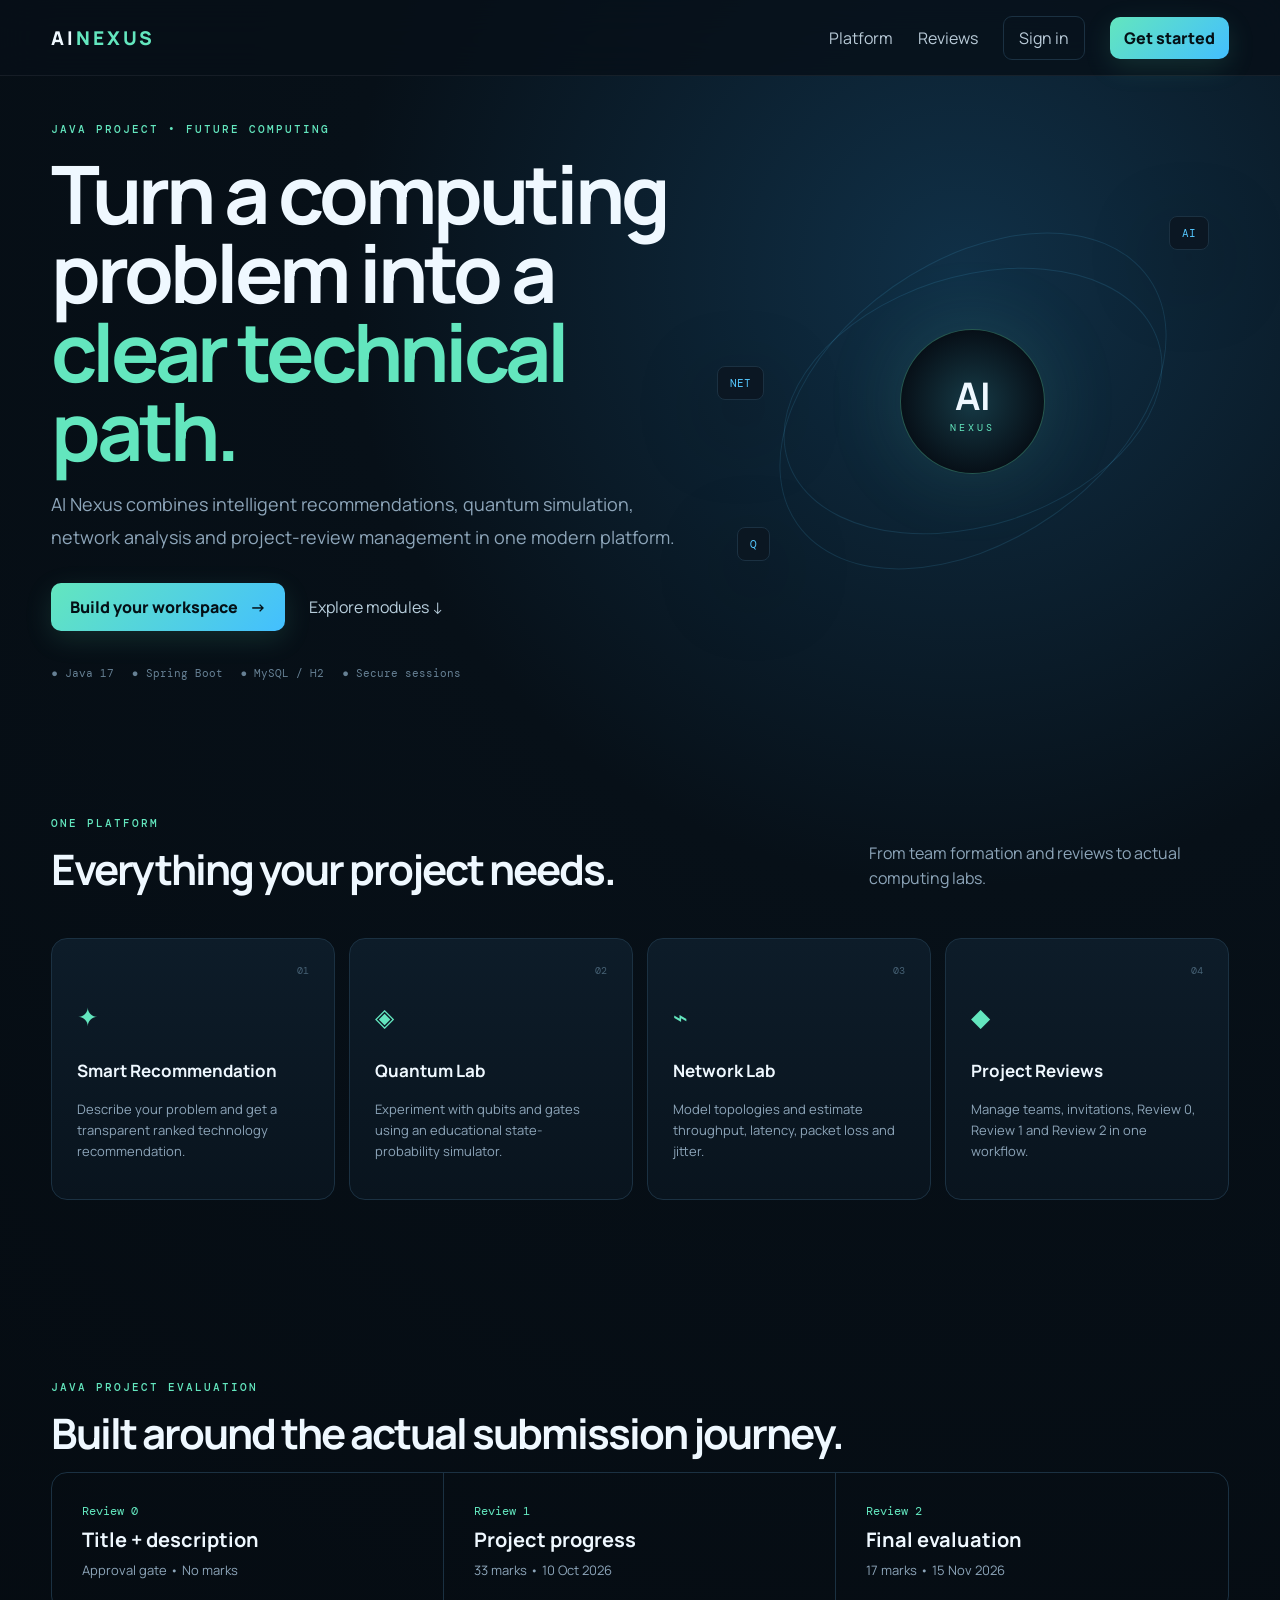
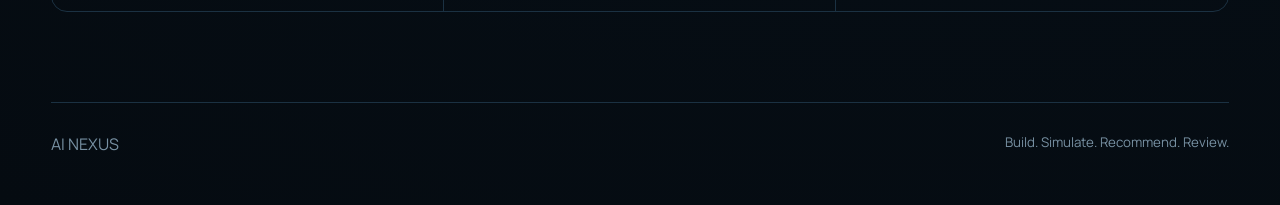
<file: src/main/resources/static/index.html>
<!doctype html><html lang="en"><head><link rel="icon" href="/favicon.ico" sizes="any"><link rel="icon" type="image/svg+xml" href="/favicon.svg"><meta charset="UTF-8"><meta name="viewport" content="width=device-width,initial-scale=1"><title>AI Nexus — Future Computing Platform</title><link rel="stylesheet" href="style.css"></head><body>
<nav class="nav"><a class="logo" href="/">AI<span>NEXUS</span></a><div class="navlinks"><a href="#platform">Platform</a><a href="#reviews">Reviews</a><a class="ghost" href="login.html">Sign in</a><a class="primary small" href="register.html">Get started</a></div></nav>
<main><section class="hero wrap"><div class="hero-copy"><div class="eyebrow">JAVA PROJECT • FUTURE COMPUTING</div><h1>Turn a computing problem into a <span>clear technical path.</span></h1><p>AI Nexus combines intelligent recommendations, quantum simulation, network analysis and project-review management in one modern platform.</p><div class="actions"><a class="primary" href="register.html">Build your workspace <b>→</b></a><a class="textlink" href="#platform">Explore modules ↓</a></div><div class="trust"><span>● Java 17</span><span>● Spring Boot</span><span>● MySQL / H2</span><span>● Secure sessions</span></div></div><div class="orbital"><div class="orbit o1"></div><div class="orbit o2"></div><div class="core"><b>AI</b><small>NEXUS</small></div><div class="node n1">AI</div><div class="node n2">Q</div><div class="node n3">NET</div></div></section>
<section id="platform" class="wrap section"><div class="section-head"><div><div class="eyebrow">ONE PLATFORM</div><h2>Everything your project needs.</h2></div><p>From team formation and reviews to actual computing labs.</p></div><div class="feature-grid"><article class="feature"><i>01</i><div class="icon">✦</div><h3>Smart Recommendation</h3><p>Describe your problem and get a transparent ranked technology recommendation.</p></article><article class="feature"><i>02</i><div class="icon">◈</div><h3>Quantum Lab</h3><p>Experiment with qubits and gates using an educational state-probability simulator.</p></article><article class="feature"><i>03</i><div class="icon">⌁</div><h3>Network Lab</h3><p>Model topologies and estimate throughput, latency, packet loss and jitter.</p></article><article class="feature"><i>04</i><div class="icon">◆</div><h3>Project Reviews</h3><p>Manage teams, invitations, Review 0, Review 1 and Review 2 in one workflow.</p></article></div></section>
<section id="reviews" class="wrap section timeline"><div class="eyebrow">JAVA PROJECT EVALUATION</div><h2>Built around the actual submission journey.</h2><div class="steps"><div><b>Review 0</b><span>Title + description</span><small>Approval gate • No marks</small></div><div><b>Review 1</b><span>Project progress</span><small>33 marks • 10 Oct 2026</small></div><div><b>Review 2</b><span>Final evaluation</span><small>17 marks • 15 Nov 2026</small></div></div></section>
</main><footer class="footer wrap"><span>AI NEXUS</span><small>Build. Simulate. Recommend. Review.</small></footer></body></html>
</file>
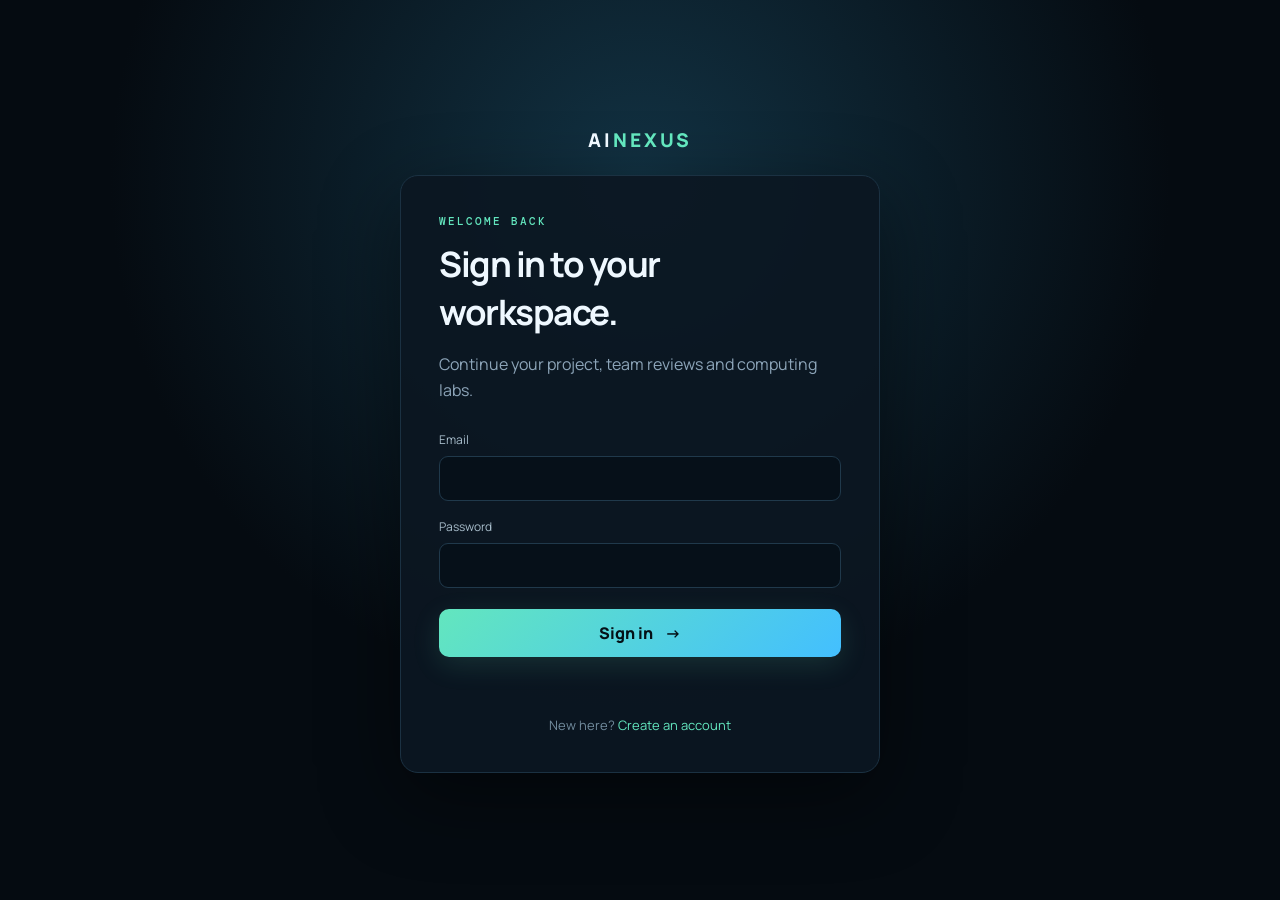
<file: src/main/resources/static/app.html>
<!doctype html><html><head><link rel="icon" href="/favicon.ico" sizes="any"><link rel="icon" type="image/svg+xml" href="/favicon.svg"><meta charset="UTF-8"><meta name="viewport" content="width=device-width,initial-scale=1"><title>AI Nexus Workspace</title><link rel="stylesheet" href="style.css"></head><body class="app-bg"><div class="app-shell"><aside class="sidebar"><a class="logo" href="/">AI<span>NEXUS</span></a><div class="profile-mini"><div id="avatar" class="avatar">A</div><div><b id="sideName">Student</b><small id="sideRole">STUDENT</small></div></div><nav id="nav"><button class="active" data-page="overview">Overview</button><button data-page="project">Project & Reviews</button><button data-page="team">Team</button><button data-page="recommend">Recommendation</button><button data-page="quantum">Quantum Lab</button><button data-page="network">Network Lab</button><button data-page="history">History</button><button id="adminNav" data-page="admin" class="hidden">Faculty Review</button></nav><button id="logout" class="logout">↪ Sign out</button></aside><main class="content"><header class="topbar"><div><div class="eyebrow" id="crumb">WORKSPACE</div><h1 id="pageTitle">Overview</h1></div><div class="status"><span></span> System online</div></header><section id="page"></section></main></div><div id="toast"></div><script src="app.js"></script><script>App.init()</script></body></html>
</file>
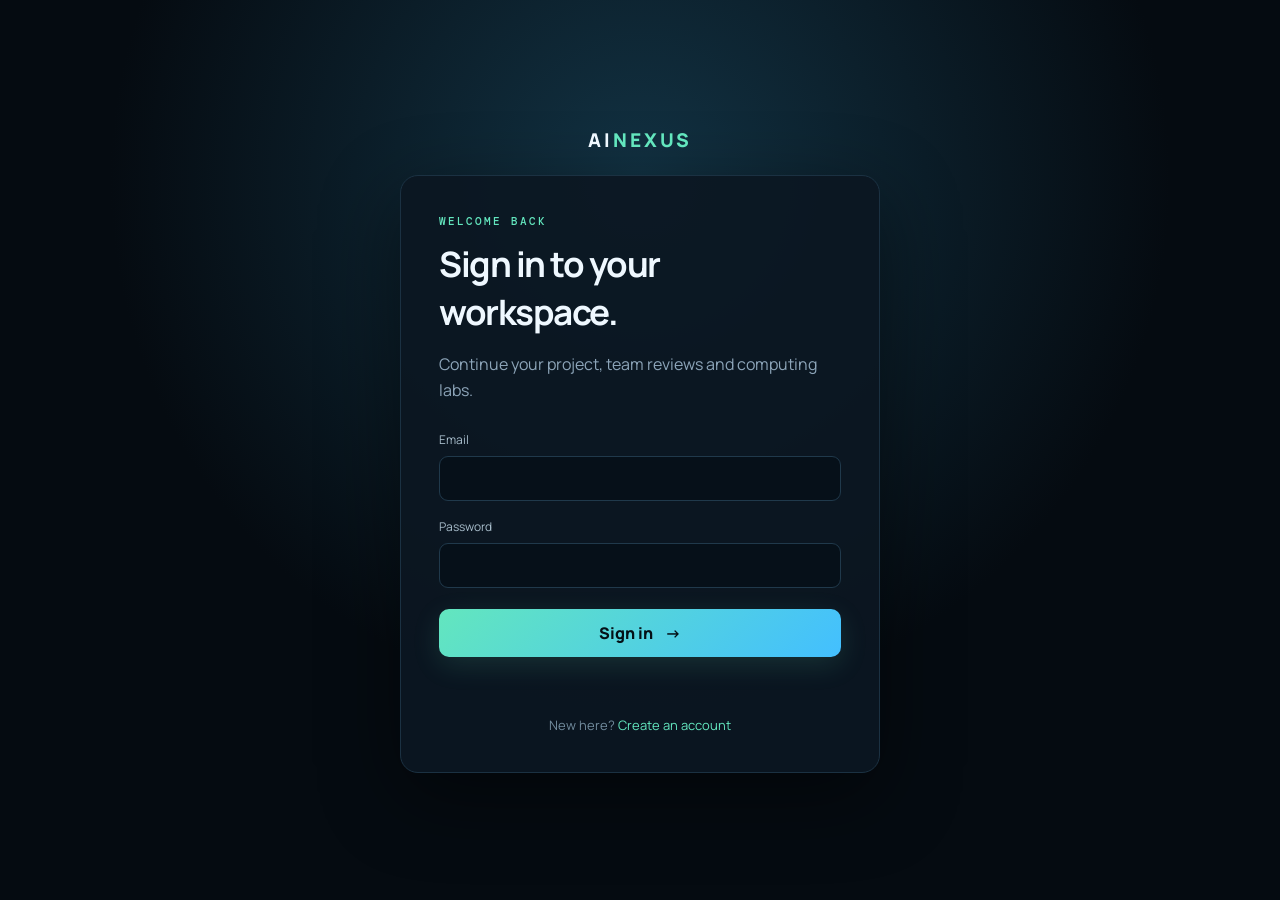
<file: src/main/resources/static/dashboard.html>
<!DOCTYPE html>
<html lang="en">
<head>
<meta charset="UTF-8"><meta name="viewport" content="width=device-width, initial-scale=1.0">
<title>AI Nexus | Dashboard</title><link rel="stylesheet" href="style.css">
<style>
.dash{padding:50px 7%}.searchbox{margin-top:30px;padding:28px;border:1px solid #1d3b55;background:#0b1b2c;border-radius:18px}
textarea{width:100%;min-height:120px;padding:15px;background:#07111f;color:white;border:1px solid #2a4862;border-radius:10px}
.grid{display:grid;grid-template-columns:repeat(3,1fr);gap:18px;margin-top:25px}.tile{padding:24px;background:#0b1b2c;border:1px solid #1d3b55;border-radius:15px}
@media(max-width:800px){.grid{grid-template-columns:1fr}}
</style>
</head>
<body>
<header class="nav"><div class="brand">AI <span>NEXUS</span></div><a href="#" id="logout">Logout</a></header>
<main class="dash">
<p class="tag">PERSONAL COMPUTING SPACE</p>
<h1 id="welcome" style="font-size:48px">Welcome</h1>
<p class="lead">Tell AI Nexus what you need. The recommendation engine will be our next module.</p>
<div class="searchbox">
<h2>🔍 Find a Computing Solution</h2>
<textarea placeholder="Example: I need to process a very large dataset and solve an optimization problem quickly."></textarea>
<br><br><button class="primary" onclick="alert('Recommendation Engine is the next module we will build.')">Analyze Requirement</button>
</div>
<div class="grid">
<div class="tile">🤖<h3>AI Computing</h3><p>Data processing and intelligent solutions.</p></div>
<div class="tile">⚛️<h3>Quantum Lab</h3><p>Quantum concepts and simulations.</p></div>
<div class="tile">🌐<h3>Network Lab</h3><p>Latency, throughput and network simulation.</p></div>
</div>
</main>
<script>
const user = JSON.parse(localStorage.getItem('ainexusUser') || 'null');
if(!user){ location.href='login.html'; }
else { document.getElementById('welcome').textContent = 'Welcome, ' + user.name + ' 👋'; }
document.getElementById('logout').onclick = () => { localStorage.removeItem('ainexusUser'); location.href='login.html'; };
</script>
</body>
</html>
</file>
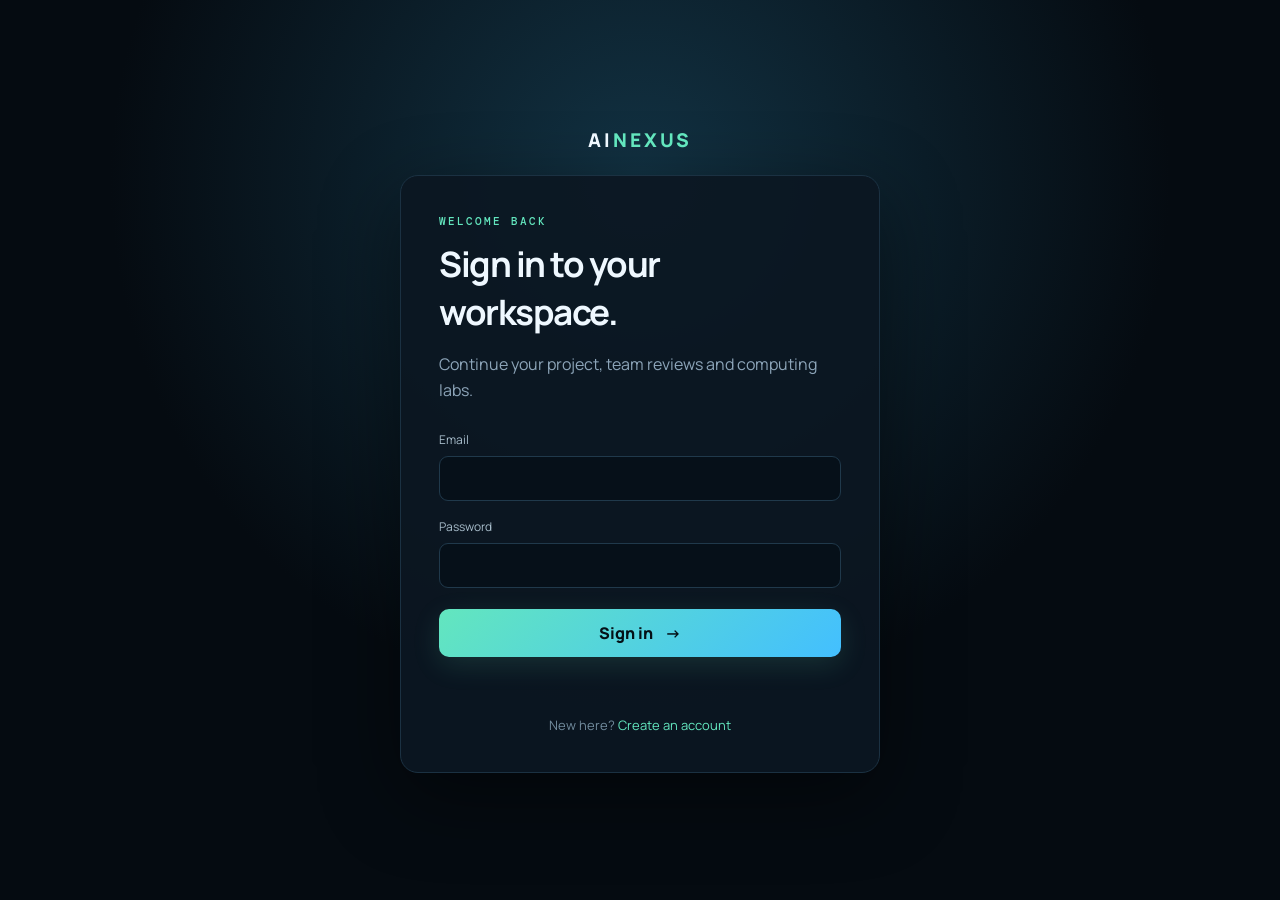
<file: src/main/resources/static/login.html>
<!doctype html><html><head><link rel="icon" href="/favicon.ico" sizes="any"><link rel="icon" type="image/svg+xml" href="/favicon.svg"><meta charset="UTF-8"><meta name="viewport" content="width=device-width,initial-scale=1"><title>Sign in — AI Nexus</title><link rel="stylesheet" href="style.css"></head><body class="auth-bg"><div class="auth-shell"><a class="logo" href="/">AI<span>NEXUS</span></a><div class="auth-card"><div class="eyebrow">WELCOME BACK</div><h1>Sign in to your workspace.</h1><p>Continue your project, team reviews and computing labs.</p><form id="form"><label>Email<input id="email" type="email" required autocomplete="email"></label><label>Password<input id="password" type="password" required autocomplete="current-password"></label><button class="primary full" type="submit">Sign in <b>→</b></button><div id="msg" class="msg"></div></form><div class="auth-foot">New here? <a href="register.html">Create an account</a></div></div></div><script src="app.js"></script><script>document.getElementById('form').onsubmit=e=>Auth.login(e)</script></body></html>
</file>
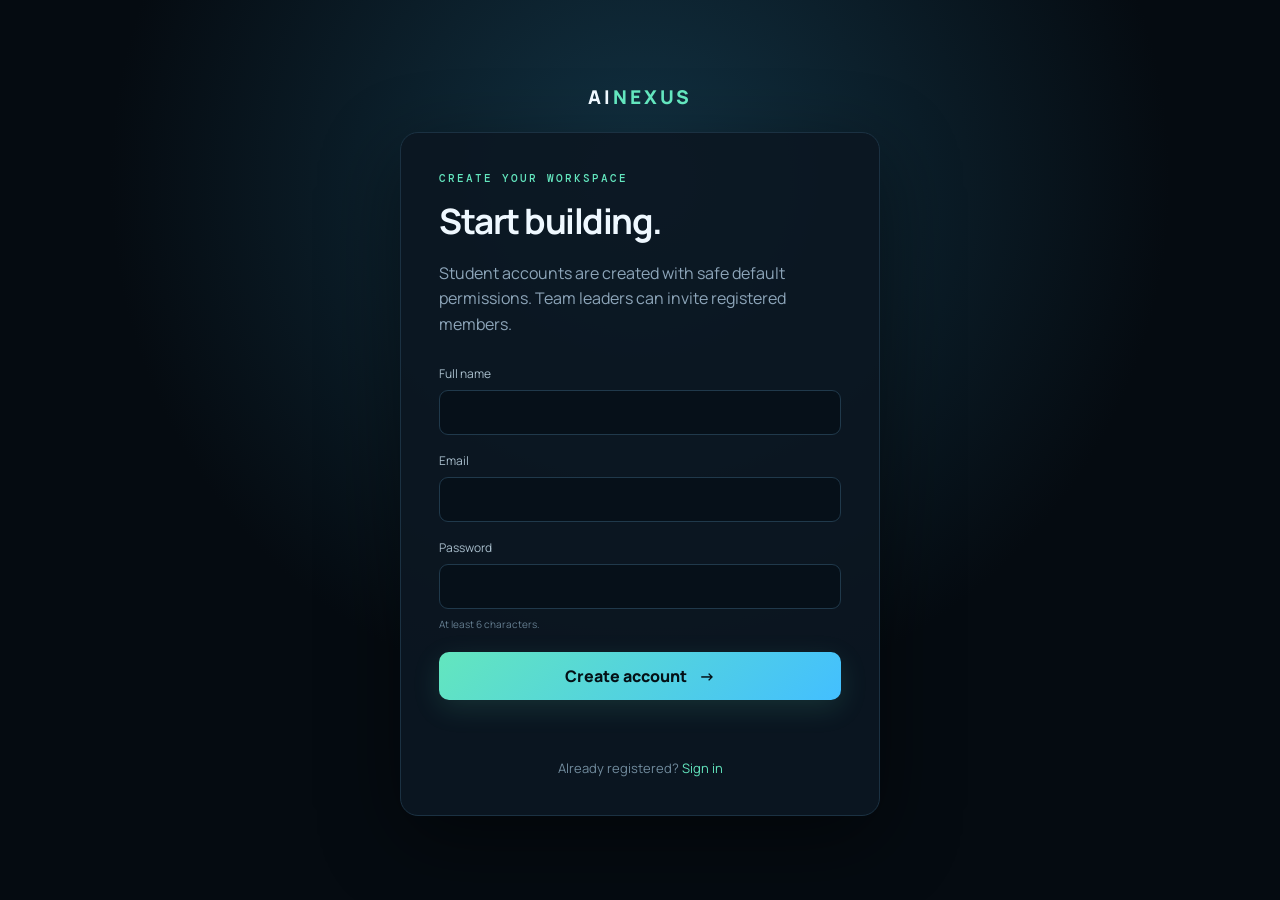
<file: src/main/resources/static/register.html>
<!doctype html><html><head><link rel="icon" href="/favicon.ico" sizes="any"><link rel="icon" type="image/svg+xml" href="/favicon.svg"><meta charset="UTF-8"><meta name="viewport" content="width=device-width,initial-scale=1"><title>Create account — AI Nexus</title><link rel="stylesheet" href="style.css"></head><body class="auth-bg"><div class="auth-shell"><a class="logo" href="/">AI<span>NEXUS</span></a><div class="auth-card"><div class="eyebrow">CREATE YOUR WORKSPACE</div><h1>Start building.</h1><p>Student accounts are created with safe default permissions. Team leaders can invite registered members.</p><form id="form"><label>Full name<input id="name" required maxlength="80"></label><label>Email<input id="email" type="email" required></label><label>Password<input id="password" type="password" minlength="6" required><small>At least 6 characters.</small></label><button class="primary full" type="submit">Create account <b>→</b></button><div id="msg" class="msg"></div></form><div class="auth-foot">Already registered? <a href="login.html">Sign in</a></div></div></div><script src="app.js"></script><script>document.getElementById('form').onsubmit=e=>Auth.register(e)</script></body></html>
</file>
<file: src/main/resources/static/style.css>
@import url('https://fonts.googleapis.com/css2?family=DM+Mono:wght@400;500&family=Manrope:wght@400;500;600;700;800&display=swap');
:root{--bg:#071018;--panel:#0b1722;--panel2:#0e1d2b;--line:#1b3142;--text:#eff8ff;--muted:#8da5b9;--accent:#63e6be;--cyan:#55c8ff;--danger:#ff7184;--shadow:0 24px 80px #0007}*{box-sizing:border-box}html{scroll-behavior:smooth}body{margin:0;background:radial-gradient(circle at 75% 15%,#103047 0,#071018 34%,#050b11 100%);color:var(--text);font-family:Manrope,system-ui,sans-serif}a{color:inherit;text-decoration:none}button,input,textarea,select{font:inherit}button{cursor:pointer}.wrap{width:min(1180px,92%);margin:auto}.nav{height:76px;border-bottom:1px solid #ffffff10;display:flex;align-items:center;justify-content:space-between;padding:0 4%;position:sticky;top:0;z-index:20;background:#071018cc;backdrop-filter:blur(18px)}.logo{font-weight:800;letter-spacing:3px;font-size:19px}.logo span{color:var(--accent)}.navlinks{display:flex;gap:25px;align-items:center;color:#b9cbd8}.navlinks a:hover{color:white}.ghost{border:1px solid var(--line);padding:10px 15px;border-radius:9px}.primary{border:0;background:linear-gradient(135deg,var(--accent),#43bfff);color:#041016!important;padding:13px 19px;border-radius:10px;font-weight:800;box-shadow:0 8px 28px #63e6be22;display:inline-flex;gap:12px;align-items:center}.small{padding:10px 14px}.hero{min-height:650px;display:grid;grid-template-columns:1.1fr .9fr;align-items:center;gap:40px}.eyebrow{font:500 11px 'DM Mono';letter-spacing:2px;color:var(--accent);text-transform:uppercase}.hero h1{font-size:clamp(48px,6.3vw,82px);line-height:.98;letter-spacing:-4px;margin:18px 0}.hero h1 span,h2 span{color:var(--accent)}.hero p{font-size:18px;color:var(--muted);line-height:1.8;max-width:700px}.actions{display:flex;align-items:center;gap:24px;margin-top:30px}.textlink{color:#b8cedc}.trust{display:flex;gap:18px;flex-wrap:wrap;color:#668094;font:11px 'DM Mono';margin-top:35px}.orbital{height:480px;position:relative;display:grid;place-items:center}.orbit{position:absolute;border:1px solid #55c8ff22;border-radius:50%;transform:rotate(-18deg)}.o1{width:390px;height:250px}.o2{width:280px;height:430px;transform:rotate(55deg)}.core{width:145px;height:145px;border-radius:50%;background:radial-gradient(circle,#163a46,#071018 70%);border:1px solid #63e6be55;box-shadow:0 0 80px #63e6be25;display:grid;place-content:center;text-align:center;z-index:2}.core b{font-size:38px}.core small{color:var(--accent);font:10px 'DM Mono';letter-spacing:3px}.node{position:absolute;padding:9px 12px;border:1px solid var(--line);background:#0b1722e8;border-radius:8px;font:11px 'DM Mono';color:var(--cyan);box-shadow:var(--shadow)}.n1{top:55px;right:20px}.n2{bottom:80px;left:20px}.n3{top:205px;left:0}.section{padding:90px 0}.section-head{display:flex;justify-content:space-between;gap:40px;align-items:end;margin-bottom:30px}.section h2,.timeline h2{font-size:42px;letter-spacing:-2px;margin:10px 0}.section-head p{color:var(--muted);max-width:360px;line-height:1.6}.feature-grid{display:grid;grid-template-columns:repeat(4,1fr);gap:14px}.feature{padding:25px;background:linear-gradient(180deg,#0d1c29,#09141e);border:1px solid var(--line);border-radius:16px;min-height:250px;transition:.25s}.feature:hover{transform:translateY(-5px);border-color:#63e6be55}.feature i{float:right;color:#466174;font:10px 'DM Mono'}.icon{font-size:25px;color:var(--accent);margin:35px 0 25px}.feature h3{font-size:17px}.feature p,.timeline small{color:var(--muted);line-height:1.6;font-size:13px}.steps{display:grid;grid-template-columns:repeat(3,1fr);border:1px solid var(--line);border-radius:16px;overflow:hidden}.steps>div{padding:30px;border-right:1px solid var(--line);display:grid;gap:7px}.steps>div:last-child{border:0}.steps b{color:var(--accent);font:12px 'DM Mono'}.steps span{font-size:20px;font-weight:700}.footer{border-top:1px solid var(--line);padding:30px 0 50px;display:flex;justify-content:space-between;color:#7790a2}.auth-bg{min-height:100vh;display:grid;place-items:center;background:radial-gradient(circle at 50% 20%,#123243,#050b11 55%)}.auth-shell{width:min(480px,92%)}.auth-shell>.logo{display:block;text-align:center;margin-bottom:22px}.auth-card{padding:38px;background:#0b1722e8;border:1px solid var(--line);border-radius:18px;box-shadow:var(--shadow)}.auth-card h1{font-size:35px;letter-spacing:-1.5px;margin:12px 0}.auth-card>p{color:var(--muted);line-height:1.6}.auth-card form{margin-top:28px}.auth-card label,.form-grid label{display:grid;gap:8px;font-size:12px;color:#a9becc;margin-bottom:17px}.auth-card input,.form-grid input,.form-grid textarea,.form-grid select,.inline-form input,textarea{width:100%;background:#061019;border:1px solid #20394b;color:var(--text);border-radius:9px;padding:13px;outline:0}.auth-card input:focus,.form-grid input:focus,.form-grid textarea:focus{border-color:#63e6be88;box-shadow:0 0 0 3px #63e6be0e}.auth-card small{color:#657e90}.full{width:100%;justify-content:center;margin-top:4px}.msg{min-height:22px;margin-top:12px;color:var(--danger);font-size:13px}.auth-foot{text-align:center;color:#718b9d;margin-top:25px;font-size:13px}.auth-foot a{color:var(--accent)}.app-bg{background:#071018}.app-shell{display:grid;grid-template-columns:255px 1fr;min-height:100vh}.sidebar{position:sticky;top:0;height:100vh;border-right:1px solid var(--line);padding:28px 18px;display:flex;flex-direction:column;background:#08121b}.profile-mini{display:flex;gap:11px;align-items:center;padding:24px 10px;border-bottom:1px solid var(--line);margin-bottom:18px}.profile-mini small,.member small,.admin-row small{display:block;color:#668092;font-size:10px;margin-top:3px}.avatar{width:35px;height:35px;border-radius:10px;display:grid;place-items:center;background:#102735;color:var(--accent);font-weight:800}.sidebar nav{display:grid;gap:4px}.sidebar nav button{border:0;background:transparent;color:#7590a2;text-align:left;padding:12px;border-radius:9px}.sidebar nav button:hover,.sidebar nav button.active{background:#10222e;color:white}.logout{margin-top:auto;border:1px solid var(--line);background:transparent;color:#819aaa;padding:11px;border-radius:9px}.content{padding:35px 5%;max-width:1500px;width:100%}.topbar{display:flex;justify-content:space-between;align-items:start;margin-bottom:30px}.topbar h1{font-size:34px;letter-spacing:-1.5px;margin:8px 0}.status{color:#7f98a9;font:10px 'DM Mono';padding-top:8px}.status span{display:inline-block;width:7px;height:7px;background:var(--accent);border-radius:50%;margin-right:6px;box-shadow:0 0 10px var(--accent)}.hero-panel{padding:34px;background:linear-gradient(135deg,#0e2530,#0a1721);border:1px solid #244252;border-radius:18px;display:flex;justify-content:space-between;align-items:center;gap:30px}.hero-panel h2{font-size:38px;letter-spacing:-2px;margin:10px 0}.hero-panel p{color:var(--muted);max-width:650px;line-height:1.7}.metric-orb{min-width:210px;height:210px;border-radius:50%;display:grid;place-content:center;text-align:center;border:1px solid #63e6be44;background:#07141de8;box-shadow:0 0 70px #63e6be13}.metric-orb small{font:9px 'DM Mono';color:#718b9c}.metric-orb b{font-size:22px;color:var(--accent);margin:8px 0}.metric-orb span{color:#738c9e;font-size:11px}.stat-grid,.metric-grid{display:grid;grid-template-columns:repeat(3,1fr);gap:12px;margin:14px 0}.stat{background:#0b1722;border:1px solid var(--line);border-radius:13px;padding:20px}.stat small{display:block;color:#698293;font:9px 'DM Mono';letter-spacing:1px}.stat b{display:block;font-size:25px;margin:7px 0}.stat span{color:#71899a;font-size:11px}.quick-grid{display:grid;grid-template-columns:repeat(3,1fr);gap:12px}.quick-grid button{background:#0b1722;border:1px solid var(--line);color:white;border-radius:13px;padding:20px;text-align:left;display:grid;gap:7px}.quick-grid span{color:#71899a;font-size:11px}.page-grid,.lab-layout{display:grid;grid-template-columns:1.4fr .8fr;gap:14px}.panel{background:#0b1722;border:1px solid var(--line);border-radius:16px;padding:27px;margin-bottom:14px}.panel.wide{max-width:1000px}.panel h2{margin:9px 0 14px;font-size:28px;letter-spacing:-1px}.panel h3{margin:8px 0}.panel-head{display:flex;justify-content:space-between;align-items:start}.pill{padding:6px 9px;border:1px solid var(--line);border-radius:99px;color:#7e97a8;font:9px 'DM Mono'}.muted{color:var(--muted);line-height:1.7;font-size:13px}.members{display:grid;gap:9px;margin:22px 0}.member,.invite,.admin-row,.history-item{display:flex;align-items:center;justify-content:space-between;gap:12px;padding:12px;background:#07121a;border:1px solid #152a39;border-radius:10px}.member>div:first-of-type,.invite>div:first-child,.history-item>div{flex:1}.member span{font:9px 'DM Mono';color:var(--accent)}.inline-form{display:flex;gap:8px;margin-top:20px}.inline-form button{white-space:nowrap}.accept,.decline{border:1px solid var(--line);background:#10222e;color:#9beed3;padding:8px 10px;border-radius:7px;font-size:11px}.decline{color:#ff91a0;margin-left:5px}.form-grid{display:grid;grid-template-columns:1fr 1fr;gap:14px}.form-grid .fullrow{grid-column:1/-1}.form-grid textarea{min-height:150px;resize:vertical}.review-grid{display:grid;grid-template-columns:repeat(3,1fr);gap:12px}.review-card{background:#09141e;border:1px solid var(--line);border-radius:14px;padding:20px;min-height:290px;display:flex;flex-direction:column}.review-card.open{border-color:#63e6be55;background:linear-gradient(180deg,#0b1b24,#09141e)}.review-card>span{font:10px 'DM Mono';color:var(--accent)}.review-card p{color:#6f8798;font-size:12px}.review-card textarea{margin:10px 0;min-height:120px;resize:vertical}.review-card button{margin-top:auto}.submitted{margin-top:auto;padding:13px;background:#07131b;border:1px solid #173040;border-radius:9px;display:grid;gap:6px}.submitted b{color:var(--accent);font:10px 'DM Mono'}.submitted span{font-size:18px}.submitted small{color:#6d8495;line-height:1.5}.locked{margin-top:auto;color:#61798a;border:1px dashed #1d3442;padding:18px;border-radius:9px;font-size:12px}.result{margin-top:25px;border:1px solid #315348;background:linear-gradient(135deg,#0b221f,#0a1720);padding:20px;border-radius:13px;display:flex;justify-content:space-between;align-items:center}.result h2{color:var(--accent);font-size:24px}.result p{color:#8da5b9;line-height:1.6;font-size:12px}.confidence{text-align:center}.confidence b{font-size:30px;color:var(--accent);display:block}.confidence span{font:9px 'DM Mono';color:#668092}.scorebars,.bars{margin-top:18px;display:grid;gap:10px}.scorebars>div,.barrow{display:grid;grid-template-columns:130px 1fr 45px;align-items:center;gap:10px;font-size:10px}.scorebars div>div,.barrow>div{height:7px;background:#122532;border-radius:99px;overflow:hidden}.scorebars i,.barrow i{display:block;height:100%;background:linear-gradient(90deg,var(--accent),var(--cyan));border-radius:99px}.visual-panel,.topology-card{display:grid;place-items:center;min-height:350px}.quantum-visual{display:flex;align-items:center;justify-content:center;width:100%}.qcircle{width:55px;height:55px;border:1px solid #63e6be55;border-radius:50%;display:grid;place-items:center;color:var(--accent);background:#0b2225}.qline{height:1px;width:45px;background:#315160}.network-map{width:240px;height:240px;position:relative;border:1px dashed #284351;border-radius:50%;display:grid;place-items:center}.network-map b{border:1px solid #63e6be55;padding:20px;border-radius:50%;font:10px 'DM Mono';color:var(--accent)}.network-map span{position:absolute;width:12px;height:12px;border-radius:50%;background:var(--cyan);box-shadow:0 0 20px #55c8ff66}.network-map span:nth-child(1){top:10px}.network-map span:nth-child(2){right:30px;top:55px}.network-map span:nth-child(3){right:20px;bottom:45px}.network-map span:nth-child(4){left:30px;bottom:45px}.network-map span:nth-child(5){left:20px;top:55px}.history-item{justify-content:start}.history-item>span{font-size:20px;color:var(--accent)}.history-item b{display:block}.history-item small{color:#698293}.admin-row{margin:10px 0}.hidden{display:none!important}#toast{position:fixed;right:25px;bottom:25px;padding:13px 17px;border:1px solid #315343;background:#0c211f;color:#b7f7e5;border-radius:10px;opacity:0;transform:translateY(10px);transition:.2s;pointer-events:none;z-index:99}#toast.show{opacity:1;transform:none}#toast.error{background:#2a1218;border-color:#5c2732;color:#ffacb8}
@media(max-width:1000px){.feature-grid{grid-template-columns:1fr 1fr}.hero{grid-template-columns:1fr}.orbital{display:none}.app-shell{grid-template-columns:1fr}.sidebar{position:relative;height:auto}.sidebar nav{display:flex;overflow:auto}.sidebar nav button{white-space:nowrap}.logout{margin-top:15px}.review-grid,.page-grid,.lab-layout{grid-template-columns:1fr}.stat-grid,.quick-grid{grid-template-columns:1fr 1fr}}
@media(max-width:650px){.navlinks a:not(.primary):not(.ghost){display:none}.hero h1{letter-spacing:-2px}.section h2,.timeline h2{font-size:32px}.feature-grid,.steps,.stat-grid,.quick-grid{grid-template-columns:1fr}.section-head{display:block}.content{padding:25px 4%}.hero-panel{display:block}.metric-orb{margin:25px auto 0}.form-grid{grid-template-columns:1fr}.review-grid{grid-template-columns:1fr}.inline-form{display:grid}.topbar{display:block}.status{margin-top:8px}}
</file>
